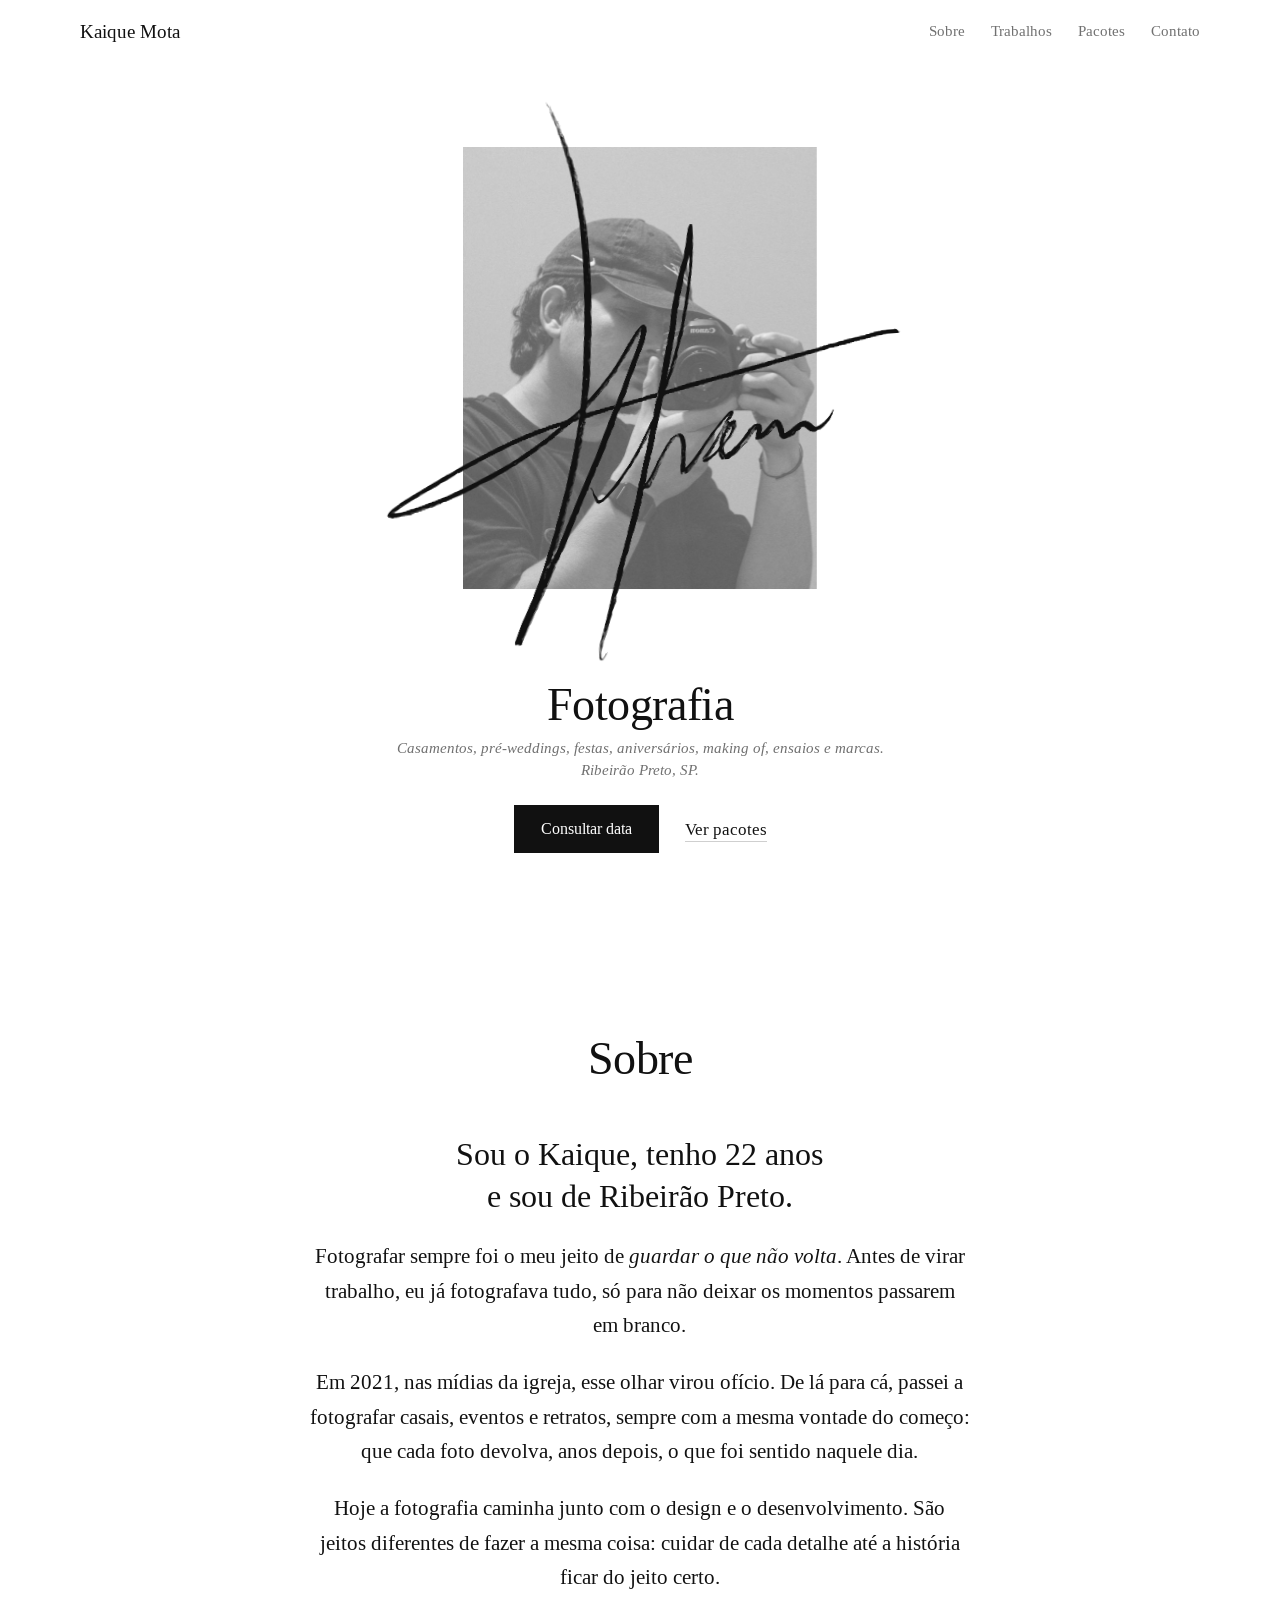
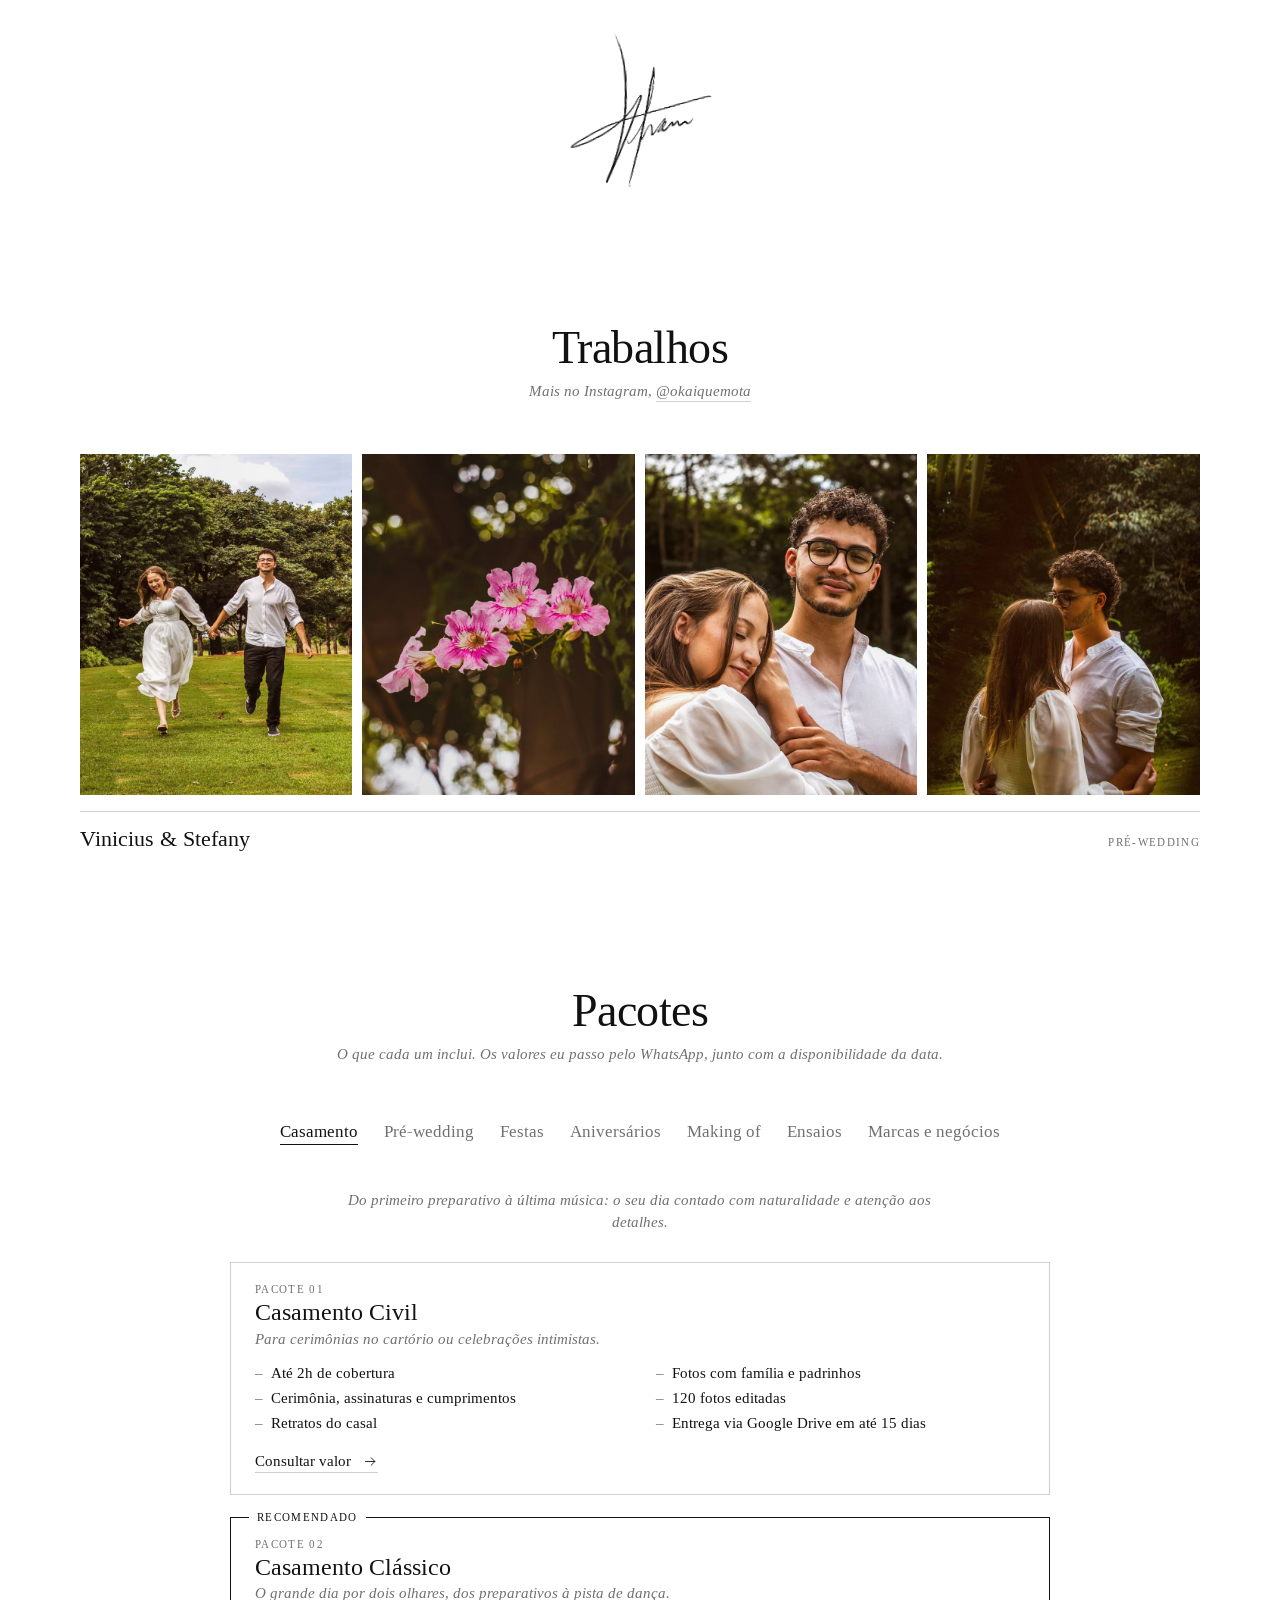
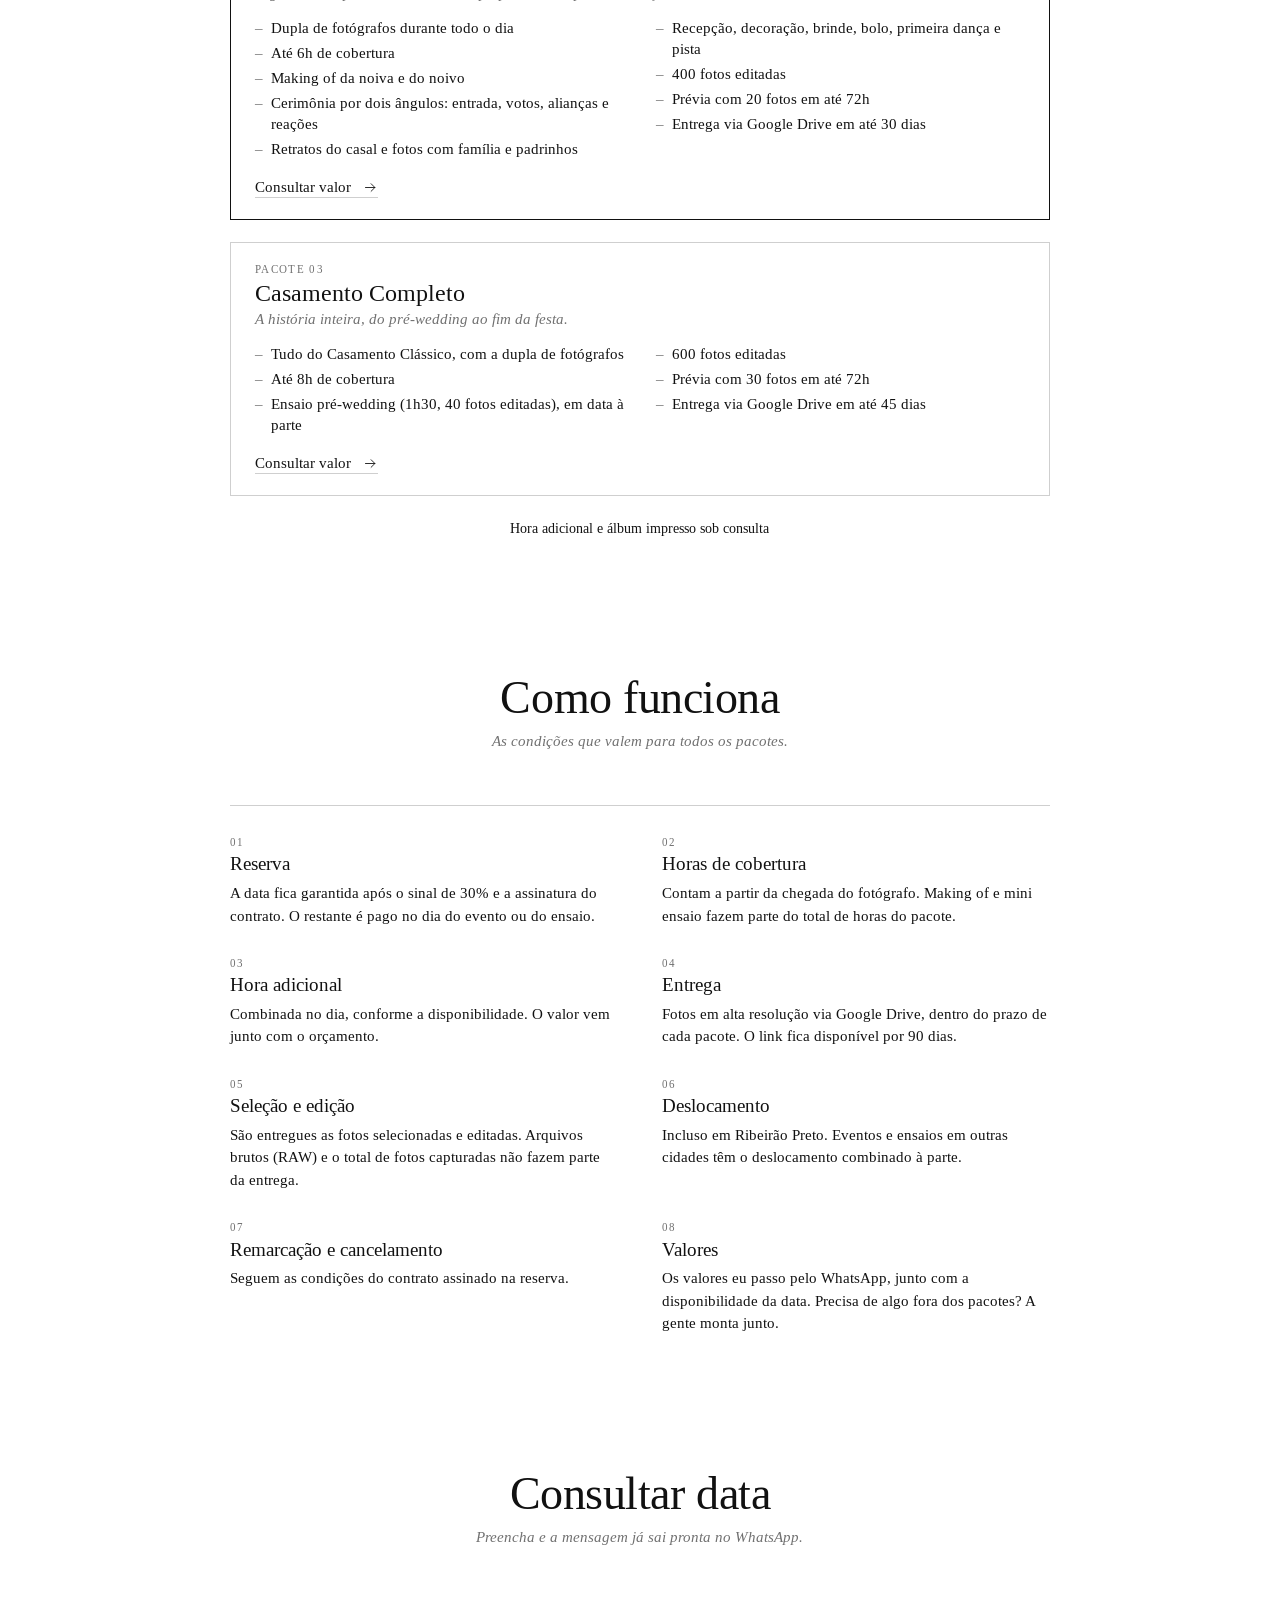
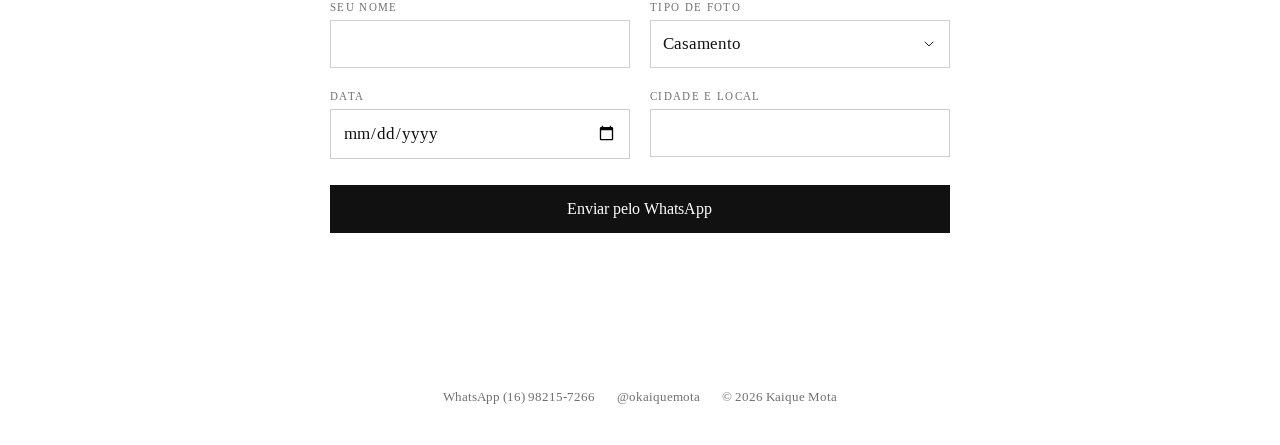
<file: fotografia/index.html>
<!doctype html>
<html lang="pt-BR">
<head>
    <meta charset="utf-8">
    <meta name="viewport" content="width=device-width, initial-scale=1, viewport-fit=cover">
    <title>Kaique Mota · Fotografia em Ribeirão Preto</title>
    <meta name="description" content="Kaique Mota, fotógrafo em Ribeirão Preto, SP: casamentos, pré-weddings, festas, aniversários, making of, ensaios e marcas. Sobre, trabalhos, pacotes e consulta de data.">
    <meta name="theme-color" content="#ffffff">
    <meta property="og:type" content="website">
    <meta property="og:title" content="Kaique Mota · Fotografia">
    <meta property="og:description" content="Casamentos, pré-weddings, festas, aniversários, making of, ensaios e marcas em Ribeirão Preto, SP.">
    <meta property="og:image" content="https://okaiquemota.com.br/fotografia/img/kaique-1080.jpg">
    <link rel="icon" href="../assets/img/assinatura.svg" type="image/svg+xml">
    <link rel="preload" href="fontes/tinos-latin-400-normal.woff2" as="font" type="font/woff2" crossorigin>
    <link rel="stylesheet" href="fotografia.css">
    <script src="fotografia.js" defer></script>
</head>
<body>
    <svg class="sprite" aria-hidden="true" focusable="false">
        <symbol id="i-dir" viewBox="0 0 24 24"><path d="M4 12h15M13 6l6 6-6 6"/></symbol>
        <symbol id="i-esq" viewBox="0 0 24 24"><path d="M20 12H5M11 6l-6 6 6 6"/></symbol>
        <symbol id="i-fechar" viewBox="0 0 24 24"><path d="M6 6l12 12M18 6 6 18"/></symbol>
    </svg>

    <a class="pular" href="#conteudo">Pular para o conteúdo</a>

    <header class="topo">
        <div class="topo-dentro wrap">
            <a class="marca" href="./">Kaique Mota</a>
            <nav class="menu" aria-label="Principal">
                <a class="menu-extra" href="#sobre">Sobre</a>
                <a class="menu-extra" href="#trabalhos">Trabalhos</a>
                <a href="#pacotes">Pacotes</a>
                <a href="#contato">Contato</a>
            </nav>
        </div>
    </header>

    <main id="conteudo" tabindex="-1">
        <!-- Capa: a mesma do orçamento, a foto com a assinatura por cima -->
        <section class="capa" aria-labelledby="capa-titulo">
            <figure class="capa-quadro">
                <img src="img/kaique-1080.jpg" srcset="img/kaique-720.jpg 720w, img/kaique-1080.jpg 864w" sizes="(max-width: 640px) 60vw, 360px" alt="Kaique Mota de boné, fotografando com uma câmera Canon, em preto e branco" width="864" height="1080" fetchpriority="high">
                <span class="assinatura" role="img" aria-label="Assinatura do Kaique Mota"></span>
            </figure>
            <div class="capa-texto">
                <h1 id="capa-titulo"><span class="visualmente-escondido">Kaique Mota, </span>Fotografia</h1>
                <p class="sub">Casamentos, pré-weddings, festas, aniversários, making of, ensaios e marcas. Ribeirão Preto, SP.</p>
                <div class="capa-acoes">
                    <a class="botao" href="#contato">Consultar data</a>
                    <a class="link" href="#pacotes">Ver pacotes</a>
                </div>
            </div>
        </section>

        <section class="secao wrap" id="sobre" aria-labelledby="sobre-titulo">
            <div class="cabeca" data-revela>
                <h2 class="titulo" id="sobre-titulo">Sobre</h2>
            </div>
            <div class="sobre-texto">
                <p class="sobre-abre" data-revela>Sou o Kaique, tenho 22 anos e sou de Ribeirão Preto.</p>
                <p data-revela>Fotografar sempre foi o meu jeito de <em>guardar o que não volta</em>. Antes de virar trabalho, eu já fotografava tudo, só para não deixar os momentos passarem em branco.</p>
                <p data-revela>Em 2021, nas mídias da igreja, esse olhar virou ofício. De lá para cá, passei a fotografar casais, eventos e retratos, sempre com a mesma vontade do começo: que cada foto devolva, anos depois, o que foi sentido naquele dia.</p>
                <p data-revela>Hoje a fotografia caminha junto com o design e o desenvolvimento. São jeitos diferentes de fazer a mesma coisa: cuidar de cada detalhe até a história ficar do jeito certo.</p>
                <span class="assinatura" aria-hidden="true" data-revela></span>
            </div>
        </section>

        <section class="secao wrap" id="trabalhos" aria-labelledby="trabalhos-titulo">
            <div class="cabeca" data-revela>
                <h2 class="titulo" id="trabalhos-titulo">Trabalhos</h2>
                <p class="sub">Mais no Instagram, <a class="link" href="https://www.instagram.com/okaiquemota" target="_blank" rel="noopener">@okaiquemota<span class="visualmente-escondido"> (abre em nova aba)</span></a></p>
            </div>
            <article class="trabalho" aria-labelledby="trabalho-1">
                <div class="faixa">
                    <button class="quadro" type="button" data-revela style="--atraso: 0ms" data-grande="img/vs-11-1080.jpg" aria-label="Ampliar foto: Casal correndo de mãos dadas na grama"><img src="img/vs-11-1080.jpg" srcset="img/vs-11-720.jpg 720w, img/vs-11-1080.jpg 1080w" sizes="(max-width: 640px) 46vw, 25vw" alt="Casal correndo de mãos dadas na grama" width="1080" height="1350" loading="lazy" decoding="async"></button>
                    <button class="quadro" type="button" data-revela style="--atraso: 80ms" data-grande="img/vs-03-1080.jpg" aria-label="Ampliar foto: Detalhe de flores cor-de-rosa num galho"><img src="img/vs-03-1080.jpg" srcset="img/vs-03-720.jpg 720w, img/vs-03-1080.jpg 1080w" sizes="(max-width: 640px) 46vw, 25vw" alt="Detalhe de flores cor-de-rosa num galho" width="1080" height="1350" loading="lazy" decoding="async"></button>
                    <button class="quadro" type="button" data-revela style="--atraso: 160ms" data-grande="img/vs-16-1080.jpg" aria-label="Ampliar foto: Ela encostada no ombro dele, de olhos fechados"><img src="img/vs-16-1080.jpg" srcset="img/vs-16-720.jpg 720w, img/vs-16-1080.jpg 1080w" sizes="(max-width: 640px) 46vw, 25vw" alt="Ela encostada no ombro dele, de olhos fechados" width="1080" height="1350" loading="lazy" decoding="async"></button>
                    <button class="quadro" type="button" data-revela style="--atraso: 240ms" data-grande="img/vs-08-1080.jpg" aria-label="Ampliar foto: Casal abraçado na luz do fim da tarde, ele beija a testa dela"><img src="img/vs-08-1080.jpg" srcset="img/vs-08-720.jpg 720w, img/vs-08-1080.jpg 1080w" sizes="(max-width: 640px) 46vw, 25vw" alt="Casal abraçado na luz do fim da tarde, ele beija a testa dela" width="1080" height="1350" loading="lazy" decoding="async"></button>
                </div>
                <div class="legenda">
                    <h3 id="trabalho-1">Vinicius &amp; Stefany</h3>
                    <p class="rotulo">Pré-wedding</p>
                </div>
            </article>
        </section>

        <section class="secao wrap" id="pacotes" aria-labelledby="pacotes-titulo">
            <div class="cabeca" data-revela>
                <h2 class="titulo" id="pacotes-titulo">Pacotes</h2>
                <p class="sub">O que cada um inclui. Os valores eu passo pelo WhatsApp, junto com a disponibilidade da data.</p>
            </div>
            <div class="abas" aria-label="Tipo de foto" hidden></div>
            <div class="paineis" data-revela>
                <section class="painel" id="casamento" data-aba="Casamento" aria-labelledby="painel-casamento">
                    <h3 class="painel-nome" id="painel-casamento">Casamento</h3>
                    <p class="painel-intro">Do primeiro preparativo à última música: o seu dia contado com naturalidade e atenção aos detalhes.</p>
                    <article class="pacote" aria-labelledby="pac-casamento-1">
                        <div class="pacote-topo">
                            <div>
                                <p class="rotulo">Pacote 01</p>
                                <h4 id="pac-casamento-1">Casamento Civil</h4>
                                <p class="frase">Para cerimônias no cartório ou celebrações intimistas.</p>
                            </div>
                        </div>
                        <ul class="itens">
                            <li>Até 2h de cobertura</li>
                            <li>Cerimônia, assinaturas e cumprimentos</li>
                            <li>Retratos do casal</li>
                            <li>Fotos com família e padrinhos</li>
                            <li>120 fotos editadas</li>
                            <li>Entrega via Google Drive em até 15 dias</li>
                        </ul>
                        <a class="link quero" href="#contato" data-tipo="Casamento" data-pacote="Casamento Civil">Consultar valor<span class="visualmente-escondido"> do pacote Casamento Civil</span> <svg class="ic" aria-hidden="true" focusable="false"><use href="#i-dir"></use></svg></a>
                    </article>
                    <article class="pacote destaque" aria-labelledby="pac-casamento-2">
                        <p class="selo">Recomendado</p>
                        <div class="pacote-topo">
                            <div>
                                <p class="rotulo">Pacote 02</p>
                                <h4 id="pac-casamento-2">Casamento Clássico</h4>
                                <p class="frase">O grande dia por dois olhares, dos preparativos à pista de dança.</p>
                            </div>
                        </div>
                        <ul class="itens">
                            <li>Dupla de fotógrafos durante todo o dia</li>
                            <li>Até 6h de cobertura</li>
                            <li>Making of da noiva e do noivo</li>
                            <li>Cerimônia por dois ângulos: entrada, votos, alianças e reações</li>
                            <li>Retratos do casal e fotos com família e padrinhos</li>
                            <li>Recepção, decoração, brinde, bolo, primeira dança e pista</li>
                            <li>400 fotos editadas</li>
                            <li>Prévia com 20 fotos em até 72h</li>
                            <li>Entrega via Google Drive em até 30 dias</li>
                        </ul>
                        <a class="link quero" href="#contato" data-tipo="Casamento" data-pacote="Casamento Clássico">Consultar valor<span class="visualmente-escondido"> do pacote Casamento Clássico</span> <svg class="ic" aria-hidden="true" focusable="false"><use href="#i-dir"></use></svg></a>
                    </article>
                    <article class="pacote" aria-labelledby="pac-casamento-3">
                        <div class="pacote-topo">
                            <div>
                                <p class="rotulo">Pacote 03</p>
                                <h4 id="pac-casamento-3">Casamento Completo</h4>
                                <p class="frase">A história inteira, do pré-wedding ao fim da festa.</p>
                            </div>
                        </div>
                        <ul class="itens">
                            <li>Tudo do Casamento Clássico, com a dupla de fotógrafos</li>
                            <li>Até 8h de cobertura</li>
                            <li>Ensaio pré-wedding (1h30, 40 fotos editadas), em data à parte</li>
                            <li>600 fotos editadas</li>
                            <li>Prévia com 30 fotos em até 72h</li>
                            <li>Entrega via Google Drive em até 45 dias</li>
                        </ul>
                        <a class="link quero" href="#contato" data-tipo="Casamento" data-pacote="Casamento Completo">Consultar valor<span class="visualmente-escondido"> do pacote Casamento Completo</span> <svg class="ic" aria-hidden="true" focusable="false"><use href="#i-dir"></use></svg></a>
                    </article>
                    <p class="painel-nota">Hora adicional e álbum impresso sob consulta</p>
                </section>
                <section class="painel" id="pre-wedding" data-aba="Pré-wedding" aria-labelledby="painel-pre-wedding">
                    <h3 class="painel-nome" id="painel-pre-wedding">Pré-wedding</h3>
                    <p class="painel-intro">O ensaio do casal antes do grande dia: para o save the date, o convite, o telão da festa ou só para guardar.</p>
                    <article class="pacote" aria-labelledby="pac-pre-wedding-1">
                        <div class="pacote-topo">
                            <div>
                                <p class="rotulo">Pacote 01</p>
                                <h4 id="pac-pre-wedding-1">Pré-wedding Essencial</h4>
                                <p class="frase">Um ensaio leve, com as fotos certas para o save the date.</p>
                            </div>
                        </div>
                        <ul class="itens">
                            <li>1h de ensaio</li>
                            <li>1 local</li>
                            <li>1 troca de roupa</li>
                            <li>Direção do casal durante todo o ensaio</li>
                            <li>25 fotos editadas</li>
                            <li>Entrega via Google Drive em até 7 dias</li>
                        </ul>
                        <a class="link quero" href="#contato" data-tipo="Pré-wedding" data-pacote="Pré-wedding Essencial">Consultar valor<span class="visualmente-escondido"> do pacote Pré-wedding Essencial</span> <svg class="ic" aria-hidden="true" focusable="false"><use href="#i-dir"></use></svg></a>
                    </article>
                    <article class="pacote destaque" aria-labelledby="pac-pre-wedding-2">
                        <p class="selo">Recomendado</p>
                        <div class="pacote-topo">
                            <div>
                                <p class="rotulo">Pacote 02</p>
                                <h4 id="pac-pre-wedding-2">Pré-wedding Clássico</h4>
                                <p class="frase">Tempo e cenários para contar a história de vocês.</p>
                            </div>
                        </div>
                        <ul class="itens">
                            <li>1h30 de ensaio</li>
                            <li>Até 2 locais próximos</li>
                            <li>Até 2 trocas de roupa</li>
                            <li>Conversa antes do ensaio para escolher locais, roupas e referências</li>
                            <li>Direção do casal durante todo o ensaio</li>
                            <li>40 fotos editadas</li>
                            <li>Entrega via Google Drive em até 10 dias</li>
                        </ul>
                        <a class="link quero" href="#contato" data-tipo="Pré-wedding" data-pacote="Pré-wedding Clássico">Consultar valor<span class="visualmente-escondido"> do pacote Pré-wedding Clássico</span> <svg class="ic" aria-hidden="true" focusable="false"><use href="#i-dir"></use></svg></a>
                    </article>
                    <article class="pacote" aria-labelledby="pac-pre-wedding-3">
                        <div class="pacote-topo">
                            <div>
                                <p class="rotulo">Pacote 03</p>
                                <h4 id="pac-pre-wedding-3">Pré-wedding Completo</h4>
                                <p class="frase">Planejado do começo ao fim, até o horário do pôr do sol.</p>
                            </div>
                        </div>
                        <ul class="itens">
                            <li>Até 2h30 de ensaio</li>
                            <li>Até 3 locais próximos</li>
                            <li>Até 3 trocas de roupa</li>
                            <li>Planejamento completo: locais, roupas, referências e horário da melhor luz</li>
                            <li>70 fotos editadas</li>
                            <li>Prévia com 10 fotos em até 48h</li>
                            <li>Entrega via Google Drive em até 15 dias</li>
                        </ul>
                        <a class="link quero" href="#contato" data-tipo="Pré-wedding" data-pacote="Pré-wedding Completo">Consultar valor<span class="visualmente-escondido"> do pacote Pré-wedding Completo</span> <svg class="ic" aria-hidden="true" focusable="false"><use href="#i-dir"></use></svg></a>
                    </article>
                    <p class="painel-nota">O Pré-wedding Clássico já vem incluso no Casamento Completo</p>
                </section>
                <section class="painel" id="festas" data-aba="Festas" aria-labelledby="painel-festas">
                    <h3 class="painel-nome" id="painel-festas">Festas</h3>
                    <p class="painel-intro">15 anos, chás, batizados, formaturas e confraternizações: celebrações que merecem ser lembradas.</p>
                    <article class="pacote" aria-labelledby="pac-festas-1">
                        <div class="pacote-topo">
                            <div>
                                <p class="rotulo">Pacote 01</p>
                                <h4 id="pac-festas-1">Festa Essencial</h4>
                                <p class="frase">Ideal para chás de bebê, chás revelação e batizados.</p>
                            </div>
                        </div>
                        <ul class="itens">
                            <li>Até 3h de cobertura</li>
                            <li>Decoração e detalhes antes da chegada dos convidados</li>
                            <li>Momentos principais: revelação, bênção e discursos</li>
                            <li>Fotos com família e convidados</li>
                            <li>150 fotos editadas</li>
                            <li>Entrega via Google Drive em até 10 dias</li>
                        </ul>
                        <a class="link quero" href="#contato" data-tipo="Festa" data-pacote="Festa Essencial">Consultar valor<span class="visualmente-escondido"> do pacote Festa Essencial</span> <svg class="ic" aria-hidden="true" focusable="false"><use href="#i-dir"></use></svg></a>
                    </article>
                    <article class="pacote destaque" aria-labelledby="pac-festas-2">
                        <p class="selo">Recomendado</p>
                        <div class="pacote-topo">
                            <div>
                                <p class="rotulo">Pacote 02</p>
                                <h4 id="pac-festas-2">Festa Clássica</h4>
                                <p class="frase">Para festas com programação completa, do começo ao fim.</p>
                            </div>
                        </div>
                        <ul class="itens">
                            <li>Até 5h de cobertura</li>
                            <li>Decoração, detalhes e convidados</li>
                            <li>Entrada, homenagens, parabéns e pista</li>
                            <li>Fotos de grupos por mesa, conforme o andamento da festa</li>
                            <li>250 fotos editadas</li>
                            <li>Prévia com 15 fotos em até 48h</li>
                            <li>Entrega via Google Drive em até 15 dias</li>
                        </ul>
                        <a class="link quero" href="#contato" data-tipo="Festa" data-pacote="Festa Clássica">Consultar valor<span class="visualmente-escondido"> do pacote Festa Clássica</span> <svg class="ic" aria-hidden="true" focusable="false"><use href="#i-dir"></use></svg></a>
                    </article>
                    <article class="pacote" aria-labelledby="pac-festas-3">
                        <div class="pacote-topo">
                            <div>
                                <p class="rotulo">Pacote 03</p>
                                <h4 id="pac-festas-3">Festa Completa</h4>
                                <p class="frase">Pensado para festas de 15 anos e grandes celebrações.</p>
                            </div>
                        </div>
                        <ul class="itens">
                            <li>Até 7h de cobertura, com making of e mini ensaio inclusos</li>
                            <li>Making of da aniversariante: cabelo, maquiagem e vestido</li>
                            <li>Mini ensaio no local antes da festa (30 min)</li>
                            <li>Cerimonial completo: entrada, valsa, troca do sapato, homenagens e pista</li>
                            <li>350 fotos editadas + 20 do mini ensaio</li>
                            <li>Prévia com 20 fotos em até 48h</li>
                            <li>Entrega via Google Drive em até 20 dias</li>
                        </ul>
                        <a class="link quero" href="#contato" data-tipo="Festa" data-pacote="Festa Completa">Consultar valor<span class="visualmente-escondido"> do pacote Festa Completa</span> <svg class="ic" aria-hidden="true" focusable="false"><use href="#i-dir"></use></svg></a>
                    </article>
                    <p class="painel-nota">Hora adicional e segundo fotógrafo sob consulta</p>
                </section>
                <section class="painel" id="aniversarios" data-aba="Aniversários" aria-labelledby="painel-aniversarios">
                    <h3 class="painel-nome" id="painel-aniversarios">Aniversários</h3>
                    <p class="painel-intro">Do primeiro aninho aos 80: festa em casa, salão ou buffet.</p>
                    <article class="pacote" aria-labelledby="pac-aniversarios-1">
                        <div class="pacote-topo">
                            <div>
                                <p class="rotulo">Pacote 01</p>
                                <h4 id="pac-aniversarios-1">Aniversário Essencial</h4>
                                <p class="frase">Para festas em casa ou mais intimistas.</p>
                            </div>
                        </div>
                        <ul class="itens">
                            <li>Até 2h de cobertura</li>
                            <li>Mesa do bolo e decoração</li>
                            <li>Aniversariante, família e convidados</li>
                            <li>Parabéns</li>
                            <li>100 fotos editadas</li>
                            <li>Entrega via Google Drive em até 7 dias</li>
                        </ul>
                        <a class="link quero" href="#contato" data-tipo="Aniversário" data-pacote="Aniversário Essencial">Consultar valor<span class="visualmente-escondido"> do pacote Aniversário Essencial</span> <svg class="ic" aria-hidden="true" focusable="false"><use href="#i-dir"></use></svg></a>
                    </article>
                    <article class="pacote destaque" aria-labelledby="pac-aniversarios-2">
                        <p class="selo">Recomendado</p>
                        <div class="pacote-topo">
                            <div>
                                <p class="rotulo">Pacote 02</p>
                                <h4 id="pac-aniversarios-2">Aniversário Clássico</h4>
                                <p class="frase">A festa completa, da chegada dos convidados ao parabéns.</p>
                            </div>
                        </div>
                        <ul class="itens">
                            <li>Até 3h de cobertura</li>
                            <li>Decoração e detalhes antes da chegada dos convidados</li>
                            <li>Fotos espontâneas: brincadeiras, conversas, crianças em ação</li>
                            <li>Fotos com família e grupos</li>
                            <li>Parabéns e momentos principais</li>
                            <li>150 fotos editadas</li>
                            <li>Prévia com 10 fotos no dia seguinte</li>
                            <li>Entrega via Google Drive em até 10 dias</li>
                        </ul>
                        <a class="link quero" href="#contato" data-tipo="Aniversário" data-pacote="Aniversário Clássico">Consultar valor<span class="visualmente-escondido"> do pacote Aniversário Clássico</span> <svg class="ic" aria-hidden="true" focusable="false"><use href="#i-dir"></use></svg></a>
                    </article>
                    <article class="pacote" aria-labelledby="pac-aniversarios-3">
                        <div class="pacote-topo">
                            <div>
                                <p class="rotulo">Pacote 03</p>
                                <h4 id="pac-aniversarios-3">Aniversário Completo</h4>
                                <p class="frase">Tudo registrado, inclusive antes de a festa começar.</p>
                            </div>
                        </div>
                        <ul class="itens">
                            <li>Até 4h de cobertura, com o mini ensaio incluso</li>
                            <li>Mini ensaio do aniversariante (30 min, antes da festa)</li>
                            <li>Cobertura completa da festa</li>
                            <li>200 fotos editadas + 15 do mini ensaio</li>
                            <li>Prévia com 15 fotos em até 24h</li>
                            <li>Entrega via Google Drive em até 10 dias</li>
                        </ul>
                        <a class="link quero" href="#contato" data-tipo="Aniversário" data-pacote="Aniversário Completo">Consultar valor<span class="visualmente-escondido"> do pacote Aniversário Completo</span> <svg class="ic" aria-hidden="true" focusable="false"><use href="#i-dir"></use></svg></a>
                    </article>
                    <p class="painel-nota">Hora adicional e segundo fotógrafo sob consulta</p>
                </section>
                <section class="painel" id="making-of" data-aba="Making of" aria-labelledby="painel-making-of">
                    <h3 class="painel-nome" id="painel-making-of">Making of</h3>
                    <p class="painel-intro">Os preparativos de noivas, debutantes e formandas: cabelo, maquiagem, vestido e a ansiedade boa antes da festa.</p>
                    <article class="pacote" aria-labelledby="pac-making-of-1">
                        <div class="pacote-topo">
                            <div>
                                <p class="rotulo">Pacote 01</p>
                                <h4 id="pac-making-of-1">Making of Essencial</h4>
                                <p class="frase">Só os preparativos, mesmo que outro fotógrafo cubra o evento.</p>
                            </div>
                        </div>
                        <ul class="itens">
                            <li>Até 1h30 de cobertura</li>
                            <li>Cabelo e maquiagem</li>
                            <li>Detalhes: vestido, sapatos, joias e acessórios</li>
                            <li>Momento de vestir</li>
                            <li>50 fotos editadas</li>
                            <li>Entrega via Google Drive em até 10 dias</li>
                        </ul>
                        <a class="link quero" href="#contato" data-tipo="Making of" data-pacote="Making of Essencial">Consultar valor<span class="visualmente-escondido"> do pacote Making of Essencial</span> <svg class="ic" aria-hidden="true" focusable="false"><use href="#i-dir"></use></svg></a>
                    </article>
                    <article class="pacote destaque" aria-labelledby="pac-making-of-2">
                        <p class="selo">Recomendado</p>
                        <div class="pacote-topo">
                            <div>
                                <p class="rotulo">Pacote 02</p>
                                <h4 id="pac-making-of-2">Making of Clássico</h4>
                                <p class="frase">Os preparativos completos e os primeiros retratos já pronta.</p>
                            </div>
                        </div>
                        <ul class="itens">
                            <li>Até 2h30 de cobertura</li>
                            <li>Cabelo, maquiagem e momento de vestir</li>
                            <li>Detalhes: vestido, sapatos, joias, buquê e convite</li>
                            <li>Fotos com mãe, madrinhas e amigas</li>
                            <li>Retratos depois de pronta</li>
                            <li>90 fotos editadas</li>
                            <li>Prévia com 10 fotos em até 24h</li>
                            <li>Entrega via Google Drive em até 10 dias</li>
                        </ul>
                        <a class="link quero" href="#contato" data-tipo="Making of" data-pacote="Making of Clássico">Consultar valor<span class="visualmente-escondido"> do pacote Making of Clássico</span> <svg class="ic" aria-hidden="true" focusable="false"><use href="#i-dir"></use></svg></a>
                    </article>
                    <article class="pacote" aria-labelledby="pac-making-of-3">
                        <div class="pacote-topo">
                            <div>
                                <p class="rotulo">Pacote 03</p>
                                <h4 id="pac-making-of-3">Making of Completo</h4>
                                <p class="frase">Do primeiro pincel até a chegada ao local da cerimônia ou da festa.</p>
                            </div>
                        </div>
                        <ul class="itens">
                            <li>Até 3h30 de cobertura</li>
                            <li>Tudo do Making of Clássico</li>
                            <li>Mini ensaio depois de pronta (20 min)</li>
                            <li>Saída de casa e chegada ao local</li>
                            <li>130 fotos editadas</li>
                            <li>Prévia com 15 fotos em até 24h</li>
                            <li>Entrega via Google Drive em até 15 dias</li>
                        </ul>
                        <a class="link quero" href="#contato" data-tipo="Making of" data-pacote="Making of Completo">Consultar valor<span class="visualmente-escondido"> do pacote Making of Completo</span> <svg class="ic" aria-hidden="true" focusable="false"><use href="#i-dir"></use></svg></a>
                    </article>
                    <p class="painel-nota">Hora adicional sob consulta · Também para noivos e formandos</p>
                </section>
                <section class="painel" id="ensaios" data-aba="Ensaios" aria-labelledby="painel-ensaios">
                    <h3 class="painel-nome" id="painel-ensaios">Ensaios</h3>
                    <p class="painel-intro">Individual, casal, gestante, família ou 15 anos: um momento só seu, sem pressa.</p>
                    <article class="pacote" aria-labelledby="pac-ensaios-1">
                        <div class="pacote-topo">
                            <div>
                                <p class="rotulo">Pacote 01</p>
                                <h4 id="pac-ensaios-1">Ensaio Essencial</h4>
                                <p class="frase">Fotos novas de um jeito simples e rápido.</p>
                            </div>
                        </div>
                        <ul class="itens">
                            <li>1h de ensaio</li>
                            <li>1 local, externo ou na sua casa</li>
                            <li>1 troca de roupa</li>
                            <li>Direção de poses durante todo o ensaio</li>
                            <li>20 fotos editadas</li>
                            <li>Entrega via Google Drive em até 7 dias</li>
                        </ul>
                        <a class="link quero" href="#contato" data-tipo="Ensaio" data-pacote="Ensaio Essencial">Consultar valor<span class="visualmente-escondido"> do pacote Ensaio Essencial</span> <svg class="ic" aria-hidden="true" focusable="false"><use href="#i-dir"></use></svg></a>
                    </article>
                    <article class="pacote destaque" aria-labelledby="pac-ensaios-2">
                        <p class="selo">Recomendado</p>
                        <div class="pacote-topo">
                            <div>
                                <p class="rotulo">Pacote 02</p>
                                <h4 id="pac-ensaios-2">Ensaio Clássico</h4>
                                <p class="frase">Mais tempo e mais cenários para contar a sua história.</p>
                            </div>
                        </div>
                        <ul class="itens">
                            <li>1h30 de ensaio</li>
                            <li>Até 2 locais próximos</li>
                            <li>Até 2 trocas de roupa</li>
                            <li>Conversa antes do ensaio para escolher locais, roupas e referências</li>
                            <li>Direção de poses durante todo o ensaio</li>
                            <li>40 fotos editadas</li>
                            <li>Entrega via Google Drive em até 10 dias</li>
                        </ul>
                        <a class="link quero" href="#contato" data-tipo="Ensaio" data-pacote="Ensaio Clássico">Consultar valor<span class="visualmente-escondido"> do pacote Ensaio Clássico</span> <svg class="ic" aria-hidden="true" focusable="false"><use href="#i-dir"></use></svg></a>
                    </article>
                    <article class="pacote" aria-labelledby="pac-ensaios-3">
                        <div class="pacote-topo">
                            <div>
                                <p class="rotulo">Pacote 03</p>
                                <h4 id="pac-ensaios-3">Ensaio Completo</h4>
                                <p class="frase">Pensado para books de 15 anos, gestantes e ocasiões especiais.</p>
                            </div>
                        </div>
                        <ul class="itens">
                            <li>2h de ensaio</li>
                            <li>Até 3 locais próximos</li>
                            <li>Até 3 trocas de roupa</li>
                            <li>Planejamento completo: locais, roupas, referências e o horário da melhor luz</li>
                            <li>60 fotos editadas</li>
                            <li>Prévia com 10 fotos em até 48h</li>
                            <li>Entrega via Google Drive em até 10 dias</li>
                        </ul>
                        <a class="link quero" href="#contato" data-tipo="Ensaio" data-pacote="Ensaio Completo">Consultar valor<span class="visualmente-escondido"> do pacote Ensaio Completo</span> <svg class="ic" aria-hidden="true" focusable="false"><use href="#i-dir"></use></svg></a>
                    </article>
                    <p class="painel-nota">Fotos editadas extras sob consulta</p>
                </section>
                <section class="painel" id="marcas" data-aba="Marcas e negócios" aria-labelledby="painel-marcas">
                    <h3 class="painel-nome" id="painel-marcas">Marcas e negócios</h3>
                    <p class="painel-intro">Para lojas, restaurantes, clínicas e profissionais mostrarem o que fazem de melhor.</p>
                    <article class="pacote" aria-labelledby="pac-marcas-1">
                        <div class="pacote-topo">
                            <div>
                                <p class="rotulo">Pacote 01</p>
                                <h4 id="pac-marcas-1">Retrato Profissional</h4>
                                <p class="frase">Para LinkedIn, perfil e site: uma imagem que passa confiança.</p>
                            </div>
                        </div>
                        <ul class="itens">
                            <li>40 min de sessão</li>
                            <li>1 local, no seu trabalho ou ao ar livre</li>
                            <li>Até 2 trocas de roupa</li>
                            <li>Direção de pose e expressão</li>
                            <li>10 fotos editadas</li>
                            <li>Versão quadrada para foto de perfil</li>
                            <li>Entrega via Google Drive em até 5 dias</li>
                        </ul>
                        <a class="link quero" href="#contato" data-tipo="Marca ou negócio" data-pacote="Retrato Profissional">Consultar valor<span class="visualmente-escondido"> do pacote Retrato Profissional</span> <svg class="ic" aria-hidden="true" focusable="false"><use href="#i-dir"></use></svg></a>
                    </article>
                    <article class="pacote" aria-labelledby="pac-marcas-2">
                        <div class="pacote-topo">
                            <div>
                                <p class="rotulo">Pacote 02</p>
                                <h4 id="pac-marcas-2">Conteúdo para Marca</h4>
                                <p class="frase">Fotos do seu negócio para o Instagram, o site e os anúncios.</p>
                            </div>
                        </div>
                        <ul class="itens">
                            <li>1h30 de sessão no seu espaço</li>
                            <li>Conversa antes para planejar as fotos que a marca precisa</li>
                            <li>Ambiente, fachada e detalhes</li>
                            <li>Produtos ou pratos</li>
                            <li>Equipe trabalhando e atendendo</li>
                            <li>Retratos de quem está à frente do negócio</li>
                            <li>30 fotos editadas, pensadas para feed, stories e site</li>
                            <li>Entrega via Google Drive em até 7 dias</li>
                        </ul>
                        <a class="link quero" href="#contato" data-tipo="Marca ou negócio" data-pacote="Conteúdo para Marca">Consultar valor<span class="visualmente-escondido"> do pacote Conteúdo para Marca</span> <svg class="ic" aria-hidden="true" focusable="false"><use href="#i-dir"></use></svg></a>
                    </article>
                    <p class="painel-nota">Hora adicional, retratos de equipe e eventos corporativos sob consulta</p>
                </section>
            </div>
        </section>

        <section class="secao wrap" id="como-funciona" aria-labelledby="como-titulo">
            <div class="cabeca" data-revela>
                <h2 class="titulo" id="como-titulo">Como funciona</h2>
                <p class="sub">As condições que valem para todos os pacotes.</p>
            </div>
            <ol class="condicoes">
                <li class="condicao" data-revela style="--atraso: 60ms">
                    <p class="rotulo">01</p>
                    <h3>Reserva</h3>
                    <p>A data fica garantida após o sinal de 30% e a assinatura do contrato. O restante é pago no dia do evento ou do ensaio.</p>
                </li>
                <li class="condicao" data-revela style="--atraso: 0ms">
                    <p class="rotulo">02</p>
                    <h3>Horas de cobertura</h3>
                    <p>Contam a partir da chegada do fotógrafo. Making of e mini ensaio fazem parte do total de horas do pacote.</p>
                </li>
                <li class="condicao" data-revela style="--atraso: 60ms">
                    <p class="rotulo">03</p>
                    <h3>Hora adicional</h3>
                    <p>Combinada no dia, conforme a disponibilidade. O valor vem junto com o orçamento.</p>
                </li>
                <li class="condicao" data-revela style="--atraso: 0ms">
                    <p class="rotulo">04</p>
                    <h3>Entrega</h3>
                    <p>Fotos em alta resolução via Google Drive, dentro do prazo de cada pacote. O link fica disponível por 90 dias.</p>
                </li>
                <li class="condicao" data-revela style="--atraso: 60ms">
                    <p class="rotulo">05</p>
                    <h3>Seleção e edição</h3>
                    <p>São entregues as fotos selecionadas e editadas. Arquivos brutos (RAW) e o total de fotos capturadas não fazem parte da entrega.</p>
                </li>
                <li class="condicao" data-revela style="--atraso: 0ms">
                    <p class="rotulo">06</p>
                    <h3>Deslocamento</h3>
                    <p>Incluso em Ribeirão Preto. Eventos e ensaios em outras cidades têm o deslocamento combinado à parte.</p>
                </li>
                <li class="condicao" data-revela style="--atraso: 60ms">
                    <p class="rotulo">07</p>
                    <h3>Remarcação e cancelamento</h3>
                    <p>Seguem as condições do contrato assinado na reserva.</p>
                </li>
                <li class="condicao" data-revela style="--atraso: 0ms">
                    <p class="rotulo">08</p>
                    <h3>Valores</h3>
                    <p>Os valores eu passo pelo WhatsApp, junto com a disponibilidade da data. Precisa de algo fora dos pacotes? A gente monta junto.</p>
                </li>
            </ol>
        </section>

        <section class="secao wrap" id="contato" aria-labelledby="contato-titulo">
            <div class="cabeca" data-revela>
                <h2 class="titulo" id="contato-titulo">Consultar data</h2>
                <p class="sub">Preencha e a mensagem já sai pronta no WhatsApp.</p>
            </div>
            <form class="formulario" id="consulta" novalidate data-whats="5516982157266" data-revela>
                <div class="campo">
                    <label for="f-nome">Seu nome</label>
                    <input id="f-nome" name="nome" autocomplete="name" required aria-describedby="erro-nome">
                    <p class="erro" id="erro-nome" hidden>Coloca o seu nome pra eu saber com quem estou falando.</p>
                </div>
                <div class="campo">
                    <label for="f-tipo">Tipo de foto</label>
                    <select id="f-tipo" name="tipo">
                        <option>Casamento</option>
                        <option>Pré-wedding</option>
                        <option>Festa</option>
                        <option>Aniversário</option>
                        <option>Making of</option>
                        <option>Ensaio</option>
                        <option>Marca ou negócio</option>
                        <option>Outro</option>
                    </select>
                </div>
                <div class="campo">
                    <label for="f-data">Data</label>
                    <input id="f-data" name="data" type="date">
                </div>
                <div class="campo">
                    <label for="f-local">Cidade e local</label>
                    <input id="f-local" name="local" autocomplete="address-level2">
                </div>
                <input type="hidden" name="pacote">
                <button class="botao" type="submit">Enviar pelo WhatsApp</button>
                <p class="aviso-form" id="aviso-form" role="status"></p>
            </form>
        </section>
    </main>

    <footer class="base wrap">
        <a href="https://wa.me/5516982157266?text=Oi%2C%20Kaique%21%20Vi%20seu%20site%20e%20quero%20um%20or%C3%A7amento." target="_blank" rel="noopener">WhatsApp (16) 98215-7266<span class="visualmente-escondido"> (abre em nova aba)</span></a>
        <a href="https://www.instagram.com/okaiquemota" target="_blank" rel="noopener">@okaiquemota<span class="visualmente-escondido"> (abre em nova aba)</span></a>
        <span>© <span data-ano>2026</span> Kaique Mota</span>
    </footer>

    <dialog class="visor" id="visor" aria-label="Foto ampliada">
        <img class="visor-foto" id="visor-foto" alt="">
        <p class="visor-conta" id="visor-conta" aria-live="polite"></p>
        <button class="visor-btn visor-fechar" id="visor-fechar" type="button" aria-label="Fechar"><svg class="ic" aria-hidden="true" focusable="false"><use href="#i-fechar"></use></svg></button>
        <button class="visor-btn visor-ant" id="visor-ant" type="button" aria-label="Foto anterior"><svg class="ic" aria-hidden="true" focusable="false"><use href="#i-esq"></use></svg></button>
        <button class="visor-btn visor-prox" id="visor-prox" type="button" aria-label="Próxima foto"><svg class="ic" aria-hidden="true" focusable="false"><use href="#i-dir"></use></svg></button>
    </dialog>
</body>
</html>
</file>
<file: fotografia/fotografia.css>
/* -------------------------------------------------------------------------
   Kaique Mota · Fotografia
   O mesmo visual do orçamento: fundo branco, tinta preta, cinza nos
   detalhes, Tinos (o desenho da Times) e linhas finas. Menos é mais.
------------------------------------------------------------------------- */
@font-face { font-family: "Tinos"; src: url("fontes/tinos-latin-400-normal.woff2") format("woff2"); font-weight: 400; font-style: normal; font-display: swap; }
@font-face { font-family: "Tinos"; src: url("fontes/tinos-latin-400-italic.woff2") format("woff2"); font-weight: 400; font-style: italic; font-display: swap; }

:root {
    --papel: #ffffff;
    --tinta: #111111;
    --cinza: #707070;
    --linha: #cfcfcf;
    --erro: #a3362f;
    --f: Tinos, "Times New Roman", Times, serif;

    --margem: clamp(20px, 4vw, 64px);
    --topo: 64px;
    --alto: 100vh;
    --suave: cubic-bezier(0.22, 1, 0.36, 1);
    color-scheme: light;
}
@supports (height: 100svh) { :root { --alto: 100svh; } }
@media (max-width: 640px) { :root { --topo: 56px; } }

*, *::before, *::after { box-sizing: border-box; }
html { background: var(--papel); -webkit-text-size-adjust: 100%; text-size-adjust: 100%; scroll-behavior: smooth; scroll-padding-top: var(--topo); }
html:has(dialog[open]) { overflow: hidden; }
body { margin: 0; background: var(--papel); color: var(--tinta); font-family: var(--f); font-size: 17px; line-height: 1.5; -webkit-font-smoothing: antialiased; }
img { display: block; max-width: 100%; height: auto; }
a { color: inherit; text-decoration: none; }
ul, ol { list-style: none; margin: 0; padding: 0; }
h1, h2, h3, h4, p, figure { margin: 0; font-weight: 400; }
button, input, select, textarea { font: inherit; color: inherit; }
button { cursor: pointer; }
:focus-visible { outline: 1px solid var(--tinta); outline-offset: 4px; }
main:focus { outline: none; }
::selection { background: var(--tinta); color: var(--papel); }

.sprite { position: absolute; width: 0; height: 0; overflow: hidden; }
.ic { width: 1em; height: 1em; flex: none; fill: none; stroke: currentColor; stroke-width: 1.4; stroke-linecap: round; stroke-linejoin: round; }
.wrap { width: 100%; max-width: calc(1120px + 2 * var(--margem)); margin-inline: auto; padding-inline: max(var(--margem), env(safe-area-inset-left, 0px)) max(var(--margem), env(safe-area-inset-right, 0px)); }
.visualmente-escondido { position: absolute !important; width: 1px; height: 1px; margin: -1px; padding: 0; overflow: hidden; clip: rect(0 0 0 0); white-space: nowrap; border: 0; }
.pular { position: fixed; top: 10px; left: 10px; z-index: 100; padding: 10px 16px; background: var(--tinta); color: var(--papel); transform: translateY(-150%); }
.pular:focus { transform: none; }

/* ---------- Peças do orçamento ---------- */
.rotulo { color: var(--cinza); font-size: 11px; line-height: 1.2; letter-spacing: 0.12em; text-transform: uppercase; }
.titulo { font-size: clamp(38px, 4.4vw, 46px); line-height: 1; letter-spacing: -0.01em; }
.sub { max-width: 620px; color: var(--cinza); font-size: 15px; font-style: italic; line-height: 1.45; }
.cabeca { display: flex; flex-direction: column; align-items: center; gap: 10px; margin-bottom: clamp(32px, 5vw, 52px); text-align: center; }
.secao { padding-top: clamp(88px, 11vw, 136px); }

/* link com a linha cinza que fica preta */
.link {
    display: inline-flex; align-items: center; gap: 6px;
    background: linear-gradient(var(--tinta), var(--tinta)) 0 100% / 0 1px no-repeat, linear-gradient(var(--linha), var(--linha)) 0 100% / 100% 1px no-repeat;
    transition: background-size 0.45s var(--suave);
}
.link .ic { transition: transform 0.4s var(--suave); }
.botao { display: inline-flex; align-items: center; justify-content: center; min-height: 48px; padding: 0 26px; border: 1px solid var(--tinta); background: var(--tinta); color: var(--papel); font-size: 16px; transition: background 0.3s, color 0.3s; }
@media (hover: hover) and (pointer: fine) {
    .link:hover { background-size: 100% 1px, 100% 1px; }
    .link:hover .ic { transform: translateX(3px); }
    .botao:hover { background: var(--papel); color: var(--tinta); }
}

/* a assinatura é um recorte do PNG pintado com a tinta */
.assinatura {
    display: block;
    aspect-ratio: 1091 / 1162;
    background-color: currentColor;
    -webkit-mask: url("../assets/img/assinatura.png") center / contain no-repeat;
    mask: url("../assets/img/assinatura.png") center / contain no-repeat;
}

/* ---------- Topo ---------- */
.topo { position: sticky; top: 0; z-index: 50; height: var(--topo); background: rgba(255, 255, 255, 0.92); -webkit-backdrop-filter: blur(10px); backdrop-filter: blur(10px); border-bottom: 1px solid transparent; transition: border-color 0.3s; }
.topo.rolou { border-bottom-color: var(--linha); }
.topo-dentro { display: flex; justify-content: space-between; align-items: center; gap: 20px; height: 100%; }
.marca { font-size: 19px; line-height: 1; }
.menu { display: flex; gap: 26px; font-size: 15px; }
.menu a { position: relative; display: inline-flex; align-items: center; min-height: 44px; color: var(--cinza); transition: color 0.3s; }
.menu a::after { content: ""; position: absolute; left: 0; right: 0; bottom: 11px; height: 1px; background: var(--tinta); transform: scaleX(0); transform-origin: right; transition: transform 0.45s var(--suave); }
.menu a[aria-current="true"] { color: var(--tinta); }
.menu a[aria-current="true"]::after { transform: scaleX(1); transform-origin: left; }
@media (hover: hover) and (pointer: fine) { .menu a:hover { color: var(--tinta); } .menu a:hover::after { transform: scaleX(1); transform-origin: left; } }

/* ---------- Capa: cabe sempre na altura da tela ---------- */
.capa {
    /* largura da foto: a menor entre 360px, 58% da largura e o que sobra da altura */
    --w: clamp(140px, min(360px, 58vw, (var(--alto) - var(--topo) - 270px) / 1.6), 360px);
    display: flex; flex-direction: column; align-items: center; justify-content: center;
    min-height: calc(var(--alto) - var(--topo));
    padding: 16px var(--margem) 28px;
    text-align: center;
}
/* a assinatura passa da foto em cima (12,5% da largura) e embaixo (20%) */
.capa-quadro { position: relative; width: var(--w); margin: calc(var(--w) * 0.125 + 4px) 0 calc(var(--w) * 0.2 + 22px); }
.capa-quadro img { width: 100%; aspect-ratio: 4 / 5; object-fit: cover; animation: aparece 1s ease both; }
.capa-quadro .assinatura { position: absolute; left: 50%; top: 52%; width: calc(var(--w) * 1.55); transform: translate(-50%, -50%) rotate(-4deg); pointer-events: none; animation: escreve 1.6s ease-in-out 0.35s both; }
.capa-texto { display: flex; flex-direction: column; align-items: center; gap: 10px; animation: sobe 0.9s var(--suave) 0.2s both; }
.capa h1 { font-size: clamp(38px, 4.4vw, 46px); line-height: 1; letter-spacing: -0.01em; }
.capa .sub { max-width: 34em; }
.capa-acoes { display: flex; flex-wrap: wrap; justify-content: center; align-items: center; gap: 12px 26px; margin-top: 14px; }

/* ---------- Sobre ---------- */
.sobre-texto { display: flex; flex-direction: column; align-items: center; gap: 22px; max-width: 660px; margin-inline: auto; font-size: clamp(18px, 1.7vw, 21px); line-height: 1.65; text-align: center; text-wrap: pretty; }
.sobre-abre { font-size: clamp(25px, 2.8vw, 32px); line-height: 1.3; text-wrap: balance; }
.sobre-texto .assinatura { width: 150px; margin-top: 12px; transform: rotate(-4deg); }
.js .sobre-texto .assinatura[data-revela] { opacity: 1; transform: rotate(-4deg); clip-path: inset(0 100% 0 0); transition: clip-path 1.6s ease-in-out 0.2s; }
.js .sobre-texto .assinatura[data-revela].visivel { clip-path: inset(0 0 0 0); }

/* ---------- Trabalhos ---------- */
.trabalho + .trabalho { margin-top: clamp(56px, 8vw, 96px); }
.faixa { display: grid; grid-template-columns: repeat(4, minmax(0, 1fr)); gap: 10px; }
.quadro { display: block; width: 100%; padding: 0; border: 0; background: none; overflow: hidden; cursor: zoom-in; }
.quadro img { width: 100%; aspect-ratio: 4 / 5; object-fit: cover; transition: transform 1s var(--suave), opacity 0.4s; }
@media (hover: hover) and (pointer: fine) { .quadro:hover img { transform: scale(1.03); } }
.legenda { display: flex; flex-wrap: wrap; justify-content: space-between; align-items: baseline; gap: 4px 20px; margin-top: 16px; padding-top: 14px; border-top: 1px solid var(--linha); }
.legenda h3 { font-size: 22px; line-height: 1.2; }

/* ---------- Pacotes ---------- */
.abas { display: flex; flex-wrap: wrap; justify-content: center; gap: 0 26px; margin: -8px auto 36px; }
.abas[hidden] { display: none; }
.aba { position: relative; min-height: 44px; padding: 0; border: 0; background: none; color: var(--cinza); font-size: 17px; white-space: nowrap; transition: color 0.3s; }
.aba::after { content: ""; position: absolute; left: 0; right: 0; bottom: 9px; height: 1px; background: var(--tinta); transform: scaleX(0); transition: transform 0.45s var(--suave); }
.aba[aria-selected="true"] { color: var(--tinta); }
.aba[aria-selected="true"]::after { transform: scaleX(1); }
@media (hover: hover) and (pointer: fine) { .aba:hover { color: var(--tinta); } }

.painel { display: flex; flex-direction: column; gap: 22px; max-width: 820px; margin-inline: auto; }
.painel[hidden] { display: none; }
.painel + .painel { margin-top: 80px; }
.js .painel + .painel { margin-top: 0; }
.js .painel:not([hidden]) { animation: aparece 0.5s ease both; }
.painel:focus-visible { outline-offset: 10px; }
.painel-nome { font-size: 30px; line-height: 1.1; text-align: center; }
.painel-intro { max-width: 620px; margin: -12px auto 6px; color: var(--cinza); font-size: 15px; font-style: italic; line-height: 1.45; text-align: center; }
.js .painel-nome { position: absolute; width: 1px; height: 1px; overflow: hidden; clip: rect(0 0 0 0); white-space: nowrap; }
.js .painel-intro { margin-top: 0; }
.pacote { position: relative; padding: 20px 24px; border: 1px solid var(--linha); transition: border-color 0.3s; }
.pacote.destaque { border-color: var(--tinta); }
@media (hover: hover) and (pointer: fine) { .pacote:hover { border-color: var(--tinta); } }
.selo { position: absolute; top: -8px; left: 18px; padding: 0 8px; background: var(--papel); font-size: 11px; line-height: 1.3; letter-spacing: 0.12em; text-transform: uppercase; }
.pacote-topo { display: flex; justify-content: space-between; align-items: flex-start; gap: 8px 24px; }
.pacote-topo > div { display: flex; flex-direction: column; gap: 3px; }
.pacote h4 { font-size: 24px; line-height: 1.15; }
.frase { color: var(--cinza); font-size: 14.5px; font-style: italic; line-height: 1.35; }
.itens { margin-top: 14px; columns: 2; column-gap: 32px; font-size: 15px; line-height: 1.4; }
.itens li { display: flex; gap: 8px; padding-bottom: 4px; break-inside: avoid; }
.itens li::before { content: "–"; color: var(--cinza); }
.quero { margin-top: 12px; font-size: 15px; }
.painel-nota { font-size: 14px; text-align: center; }

/* ---------- Como funciona ---------- */
.condicoes { display: grid; grid-template-columns: repeat(2, minmax(0, 1fr)); gap: 30px 44px; max-width: 820px; margin-inline: auto; padding-top: 30px; border-top: 1px solid var(--linha); }
.condicao { display: flex; flex-direction: column; gap: 4px; }
.condicao h3 { font-size: 19px; line-height: 1.2; }
.condicao p:last-child { margin-top: 2px; font-size: 15px; line-height: 1.5; }

/* ---------- Consultar data ---------- */
.formulario { display: grid; grid-template-columns: repeat(2, minmax(0, 1fr)); gap: 22px 20px; max-width: 620px; margin-inline: auto; }
.campo { display: flex; flex-direction: column; gap: 6px; min-width: 0; }
.campo label { color: var(--cinza); font-size: 11px; line-height: 1.2; letter-spacing: 0.12em; text-transform: uppercase; }
.campo input, .campo select { width: 100%; min-height: 48px; padding: 10px 12px; border: 1px solid var(--linha); border-radius: 0; background: var(--papel); font-size: 17px; -webkit-appearance: none; appearance: none; transition: border-color 0.25s; }
.campo select { padding-right: 36px; background: var(--papel) url("data:image/svg+xml,%3Csvg xmlns='http://www.w3.org/2000/svg' viewBox='0 0 24 24' fill='none' stroke='%23111111' stroke-width='1.4' stroke-linecap='round' stroke-linejoin='round'%3E%3Cpath d='M6 9l6 6 6-6'/%3E%3C/svg%3E") no-repeat right 12px center / 16px; }
.campo input:hover, .campo select:hover { border-color: var(--cinza); }
.campo input:focus, .campo select:focus { outline: none; border-color: var(--tinta); box-shadow: inset 0 0 0 1px var(--tinta); }
.campo [aria-invalid="true"] { border-color: var(--erro); }
.erro { color: var(--erro); font-size: 14px; font-style: italic; }
.formulario .botao { grid-column: 1 / -1; width: 100%; margin-top: 4px; }
.aviso-form { grid-column: 1 / -1; color: var(--cinza); font-size: 14px; font-style: italic; text-align: center; }
.aviso-form:empty { display: none; }

/* ---------- Rodapé ---------- */
.base { display: flex; flex-wrap: wrap; justify-content: center; gap: 0 22px; margin-top: clamp(96px, 12vw, 144px); padding-block: 0 calc(28px + env(safe-area-inset-bottom, 0px)); color: var(--cinza); font-size: 13px; line-height: 40px; }
@media (hover: hover) and (pointer: fine) { .base a:hover { color: var(--tinta); } }

/* ---------- Foto grande ---------- */
.visor { position: fixed; inset: 0; width: 100%; height: 100%; max-width: none; max-height: none; margin: 0; padding: 0; border: 0; background: rgba(255, 255, 255, 0.98); color: var(--tinta); overflow: hidden; }
.visor[open] { display: grid; place-items: center; animation: aparece 0.3s ease both; }
.visor::backdrop { background: rgba(255, 255, 255, 0.6); }
.visor-foto { width: auto; height: auto; max-width: min(88vw, 1080px); max-height: calc(var(--alto) - 140px); object-fit: contain; user-select: none; -webkit-user-drag: none; transition: opacity 0.25s ease; }
.visor-foto.trocando { opacity: 0; }
.visor-btn { position: absolute; display: grid; place-items: center; width: 48px; height: 48px; padding: 0; border: 0; background: none; color: var(--tinta); }
.visor-btn .ic { width: 24px; height: 24px; }
@media (hover: hover) and (pointer: fine) { .visor-btn:hover { color: var(--cinza); } }
.visor-fechar { top: max(12px, env(safe-area-inset-top, 0px)); right: calc(var(--margem) - 12px); }
.visor-ant, .visor-prox { top: 50%; transform: translateY(-50%); }
.visor-ant { left: calc(var(--margem) - 12px); }
.visor-prox { right: calc(var(--margem) - 12px); }
.visor-conta { position: absolute; left: var(--margem); bottom: max(24px, env(safe-area-inset-bottom, 0px)); color: var(--cinza); font-size: 13px; }

/* ---------- Aparecer ao rolar (só com JavaScript) ---------- */
.js [data-revela] { opacity: 0; transform: translateY(18px); transition: opacity 0.9s var(--suave) var(--atraso, 0ms), transform 0.9s var(--suave) var(--atraso, 0ms); }
.js [data-revela].visivel { opacity: 1; transform: none; }

@keyframes aparece { from { opacity: 0; } to { opacity: 1; } }
@keyframes sobe { from { opacity: 0; transform: translateY(14px); } to { opacity: 1; transform: none; } }
@keyframes escreve { from { clip-path: inset(0 100% 0 0); } to { clip-path: inset(0 0 0 0); } }

/* ---------- Celular ---------- */
@media (max-width: 640px) {
    body { font-size: 16px; }
    .menu { gap: 20px; }
    .menu-extra { display: none !important; }
    .capa h1 { font-size: 38px; }
    .capa .sub { font-size: 14px; }
    .faixa { grid-template-columns: repeat(2, minmax(0, 1fr)); gap: 8px; }
    .abas { flex-wrap: nowrap; justify-content: flex-start; overflow-x: auto; scrollbar-width: none; margin-inline: calc(-1 * var(--margem)); padding-inline: var(--margem); gap: 0 22px; }
    .abas::-webkit-scrollbar { display: none; }
    .pacote { padding: 18px 16px; }
    .itens { columns: 1; }
    .condicoes, .formulario { grid-template-columns: minmax(0, 1fr); }
    .visor-foto { max-width: 100vw; max-height: calc(var(--alto) - 160px); }
    .visor-ant, .visor-prox { top: auto; bottom: max(12px, env(safe-area-inset-bottom, 0px)); transform: none; }
    .visor-ant { left: auto; right: 64px; }
    .visor-prox { right: 8px; }
}

/* ---------- Menos movimento ---------- */
@media (prefers-reduced-motion: reduce) {
    html { scroll-behavior: auto; }
    *, *::before, *::after { animation: none !important; transition: none !important; }
    .js [data-revela] { opacity: 1; transform: none; }
}
</file>
